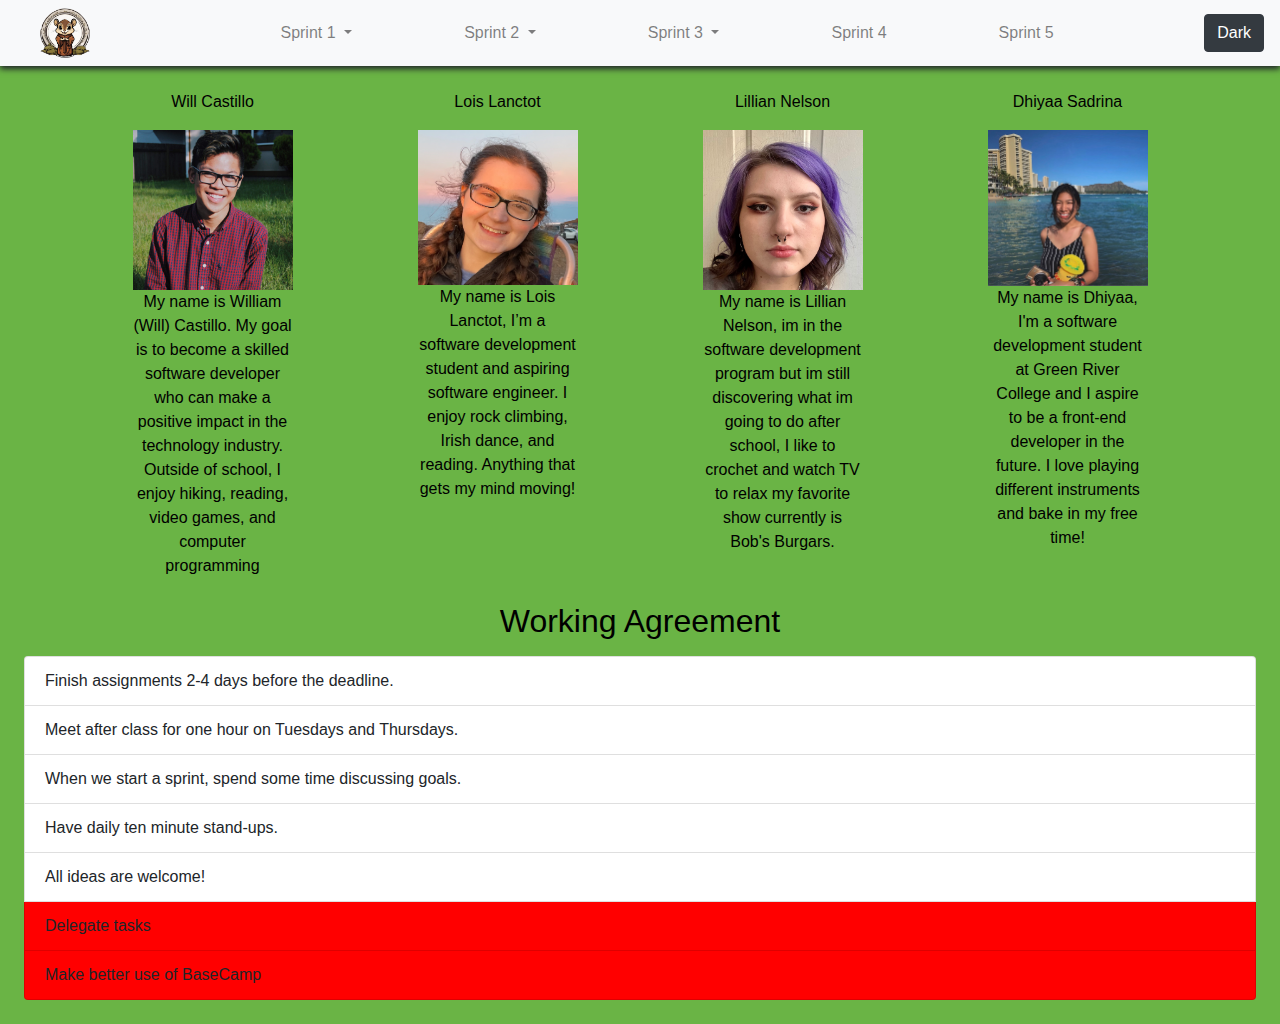
<file: index.html>
<!DOCTYPE html>
<html lang="en">
<head>
    <meta charset ="utf-8">
    <meta name="viewport" content="width=device-width, initial-scale=1">
    <title>Chipmunks</title>
    <link rel="stylesheet" href="https://cdn.jsdelivr.net/npm/bootstrap@4.6.2/dist/css/bootstrap.min.css">
    <link rel="stylesheet" href="/sprint2/style.css">

    <script src="https://code.jquery.com/jquery-3.6.0.min.js"></script>
    <script src="https://cdn.jsdelivr.net/npm/bootstrap@4.6.2/dist/js/bootstrap.min.js"></script>
</head>
<body data-bs-theme="light">
<nav class="navbar navbar-expand-lg navbar-light bg-light" style="box-shadow: 0 3px 6px;">
    <a href="http://chipmunks.greenriverdev.com/"><img src="chipmonks.png" class="nav-tem mx-4" width=50px height=50px></a>
    <a class="navbar-brand" href="/index.html"></a>
    <button class="navbar-toggler" type="button" data-toggle="collapse" data-target="#navbarNav">
        <span class="navbar-toggler-icon"></span>
    </button>
    <div class="collapse navbar-collapse justify-content-center" id="navbarNav">
        <ul class="navbar-nav">
            <li class="nav-item dropdown">
                <li class="nav-item dropdown">
                    <a class="nav-link dropdown-toggle sprintsDropdown mx-5" href="#" role="button" data-toggle="dropdown">
                        Sprint 1
                    </a>
                    <div class="dropdown-menu">
                        <a class="dropdown-item" href="/sprint1/index.html">Requirements</a>
                        <a class="dropdown-item" href="/sprint1/questionnaire.html">Questionnaire</a>
                        <a class="dropdown-item" href="/sprint1/contacts.html">Contact Us</a>
                    </div>
                </li>
            <li class="nav-item dropdown">
                <a class="nav-link dropdown-toggle sprintsDropdown mx-5" href="#" role="button" data-toggle="dropdown">
                    Sprint 2
                </a>
                <div class="dropdown-menu">
                    <a class="dropdown-item" href="/sprint2/index.html">Requirements</a>
                    <a class="dropdown-item" href="/sprint2/questionnaire.html">Questionnaire</a>
                    <a class="dropdown-item" href="/sprint2/contacts.html#">Contact Us</a>
                </div>
            </li>
            <li class="nav-item dropdown">
                <a class="nav-link dropdown-toggle sprintsDropdown mx-5" href="#" role="button" data-toggle="dropdown">
                    Sprint 3
                </a>
                <div class="dropdown-menu">
                    <a class="dropdown-item" href="/sprint3/requirements.php">Requirements</a>
                    <a class="dropdown-item" href="/sprint3/questionnaire.html">Questionnaire</a>
                    <a class="dropdown-item" href="/sprint3/contacts.html#">Contact Us</a>
                </div>
            </li>
            <li class="nav-item mx-5">
                <a class="nav-link" href="#">Sprint 4</a>
            </li>
            <li class="nav-item mx-5">
                <a class="nav-link" href="#">Sprint 5</a>
            </li>
        </ul>
    </div>
    <button onclick = "darkMode()" id="dark-mode-toggle" class="btn btn-dark"> Dark </button>

</nav>


<div class="container">
    <div class="row d-flex justify-content-center mt-4">

        <div class="container col-lg-2 col-12">
            <p class="text-center">Will Castillo</p>
            <img width="100%" src="images/WillCastillo.jpeg">
            <p class="text-center">My name is William (Will) Castillo. My goal is to become a skilled software developer
                who can make a positive impact in the technology industry. Outside of school, I enjoy hiking, reading, video games,
                and computer programming</p>
        </div>

        <div class="container col-lg-2 col-12">
            <p class="text-center">Lois Lanctot</p>
            <img width="100%" src="images/LoisLanctot.jpeg">
            <p class="text-center">My name is Lois Lanctot, I’m a software development student and aspiring software engineer. I enjoy rock climbing, Irish dance, and reading. Anything that gets my mind moving!</p>
        </div>

        <div class="container col-lg-2 col-12">
            <p class="text-center">Lillian Nelson</p>
            <img width="100%" src="images/LillianNelson.jpeg">
            <p class="text-center">My name is Lillian Nelson, im in the software development program but im still discovering what im going to do after school, I like to crochet and watch TV to relax my favorite show currently is Bob's Burgars.</p>
        </div>

        <div class="container col-lg-2 col-12">
            <p class="text-center">Dhiyaa Sadrina</p>
            <img width="100%" src="images/DhiyaaSadrina.png">
            <p class="text-center">My name is Dhiyaa, I'm a software development student at Green River College and I aspire to be a front-end developer in the future. I love playing different instruments and bake in my free time!</p>
        </div>
    </div>
</div>





<div class="row">
    <div class="col-12"><h2 class="list-group-item-heading text-center mt-2 mb-3">Working Agreement</h2></div>
</div>
<div class="row">
    <div class="col-12">
        <ul class="list-group ml-4 mr-4 mb-4">
            <li class="list-group-item">Finish assignments 2-4 days before the deadline.</li>
            <li class="list-group-item">Meet after class for one hour on Tuesdays and Thursdays.</li>
            <li class="list-group-item">When we start a sprint, spend some time discussing goals.</li>
            <li class="list-group-item">Have daily ten minute stand-ups.</li>
            <li class="list-group-item">All ideas are welcome!</li>
            <li class="list-group-item" style="background-color:red">Delegate tasks</li>
            <li class="list-group-item" style="background-color:red">Make better use of BaseCamp</li>
        </ul>
    </div>
</div>
<script src="/sprint2/dark_mode.js"></script>
</body>
</html>
</file>
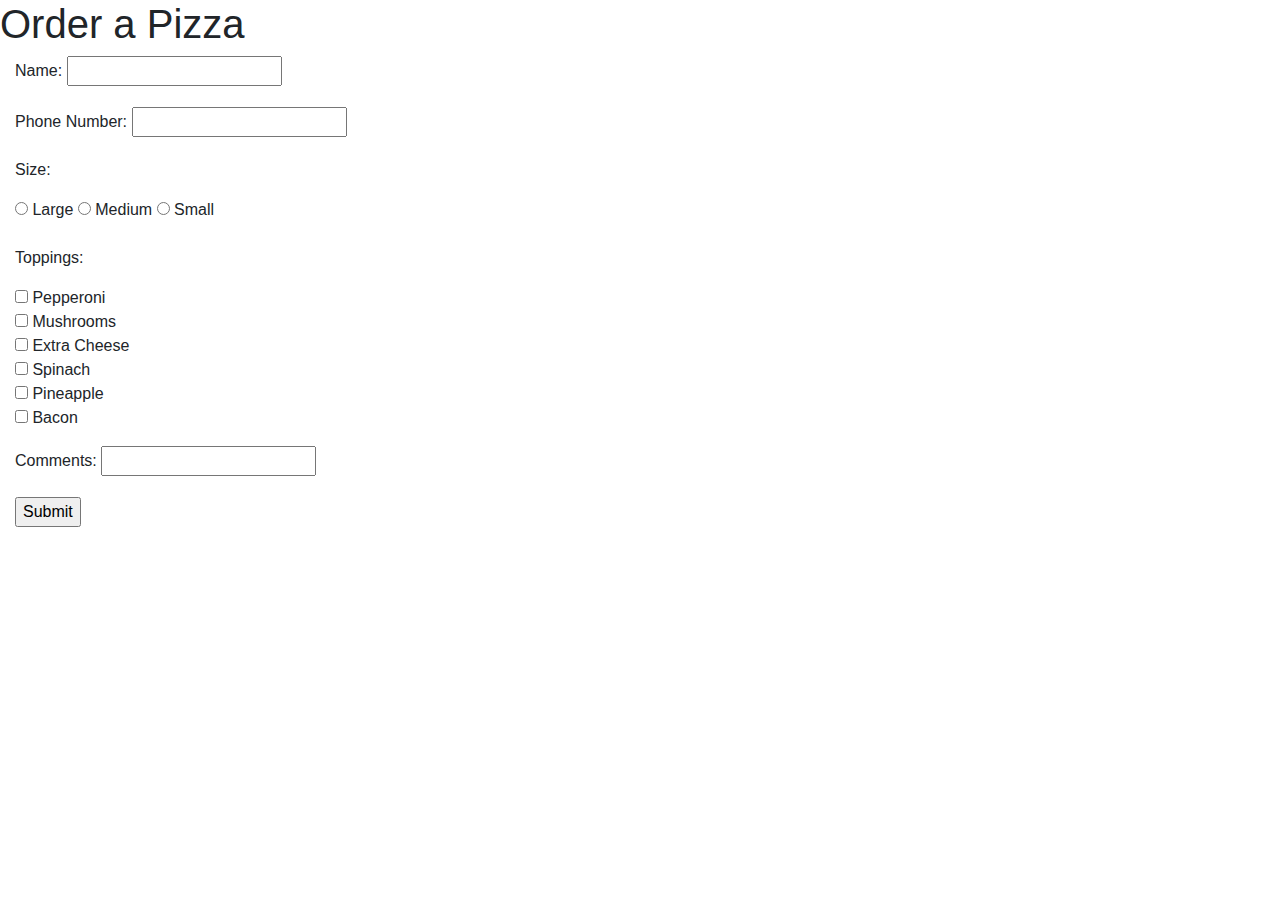
<file: pizzaform/index.html>
<!DOCTYPE html>
<html>

<head>
  <meta charset="utf-8">
  <meta name="viewport" content="width=device-width">
  <title>pizza</title>
  <link href="style.css" rel="stylesheet" type="text/css" />
  <link rel="stylesheet" href="https://cdn.jsdelivr.net/npm/bootstrap@4.3.1/dist/css/bootstrap.min.css"
    integrity="sha384-ggOyR0iXCbMQv3Xipma34MD+dH/1fQ784/j6cY/iJTQUOhcWr7x9JvoRxT2MZw1T" crossorigin="anonymous">
  <script src="https://cdn.jsdelivr.net/npm/jquery@3.6.4/dist/jquery.slim.min.js"></script>
  <script src="https://cdn.jsdelivr.net/npm/bootstrap@4.6.2/dist/js/bootstrap.bundle.min.js"></script>
  <script src="script.js"></script>

</head>

<!--body-->
<body>

  <h1>Order a Pizza</h1>


  <!--container for form--> 
  <div class="container-fluid mt-2"> 
    <!-- https://schrock.greenriverdev.com/vardump.php -->
    <!--name="myForm"--> 
    <form method="post" action="https://chipmunks.greenriverdev.com/pizzaform/ordersummary.php" onsubmit="return onlyTwoCheckBoxes()">
      <!--onsubmit="return onlyTwoCheckBoxes()"-->
      <!--fields-->
      <div class="form-group">
        <label for="name">Name: </label>
        <input type="text" id="name" name="name" required>
      </div>

      <div class="form-group">
        <label for="phone">Phone Number: </label>
        <input type="tel" id="phone" name="phone" pattern="[0-9]{3}[0-9]{3}[0-9]{4}" required>
      </div>
      <!--format for pattern [numbers allow] {how many digits are required} "-" (to separate each set)-->


      <div class="form-group">
        <p>Size: </p>
        <input type="radio" id="large" name="sizes" value="Large" required>
        <label for="large">Large</label>
        <input type="radio" id="medium" name="sizes" value="Medium" required>
        <label for="medium">Medium</label>
        <input type="radio" id="small" name="sizes" value="Small" required>
        <label for="small">Small</label>
      </div>


      <div class="form-group">
        <p>Toppings: </p>
        <input type="checkbox" name="toppings[]" value="Pepperoni" id="option 1"> Pepperoni<br>
        <input type="checkbox" name="toppings[]" value="Mushrooms" id="option 2"> Mushrooms<br>
        <input type="checkbox" name="toppings[]" value="Extra Cheese" id="option 3"> Extra Cheese<br>
        <input type="checkbox" name="toppings[]" value="Spinach" id="option 4"> Spinach<br>
        <input type="checkbox" name="toppings[]" value="Pineapple" id="option 5"> Pineapple<br>
        <input type="checkbox" name="toppings[]" value="Bacon" id="option 6"> Bacon<br>
      </div>
      <!--
      - list of toppings
      - creating a dropdown for toppings
      - only limit to 2 options
      - bacon, pepperoni, spinach, extra cheese, tomatoes

      - call method/onsubmit, validating options by requiring
      2 selections and making sure that each one is coming out as
      the value/field, alert(), 
      -->

      <div class="form-group">
        <label for="comments">Comments: </label>
        <input type="text" id="comments" name="comments">
      </div>

      <div class="form-group">
       
      </div>
      <input type="submit">
      <!--onclick="return validateForm()"
       value="submit"-->
    </form>
  </div>
  <!--end of container-->

</body>
<!--end of body-->

</html>
</file>
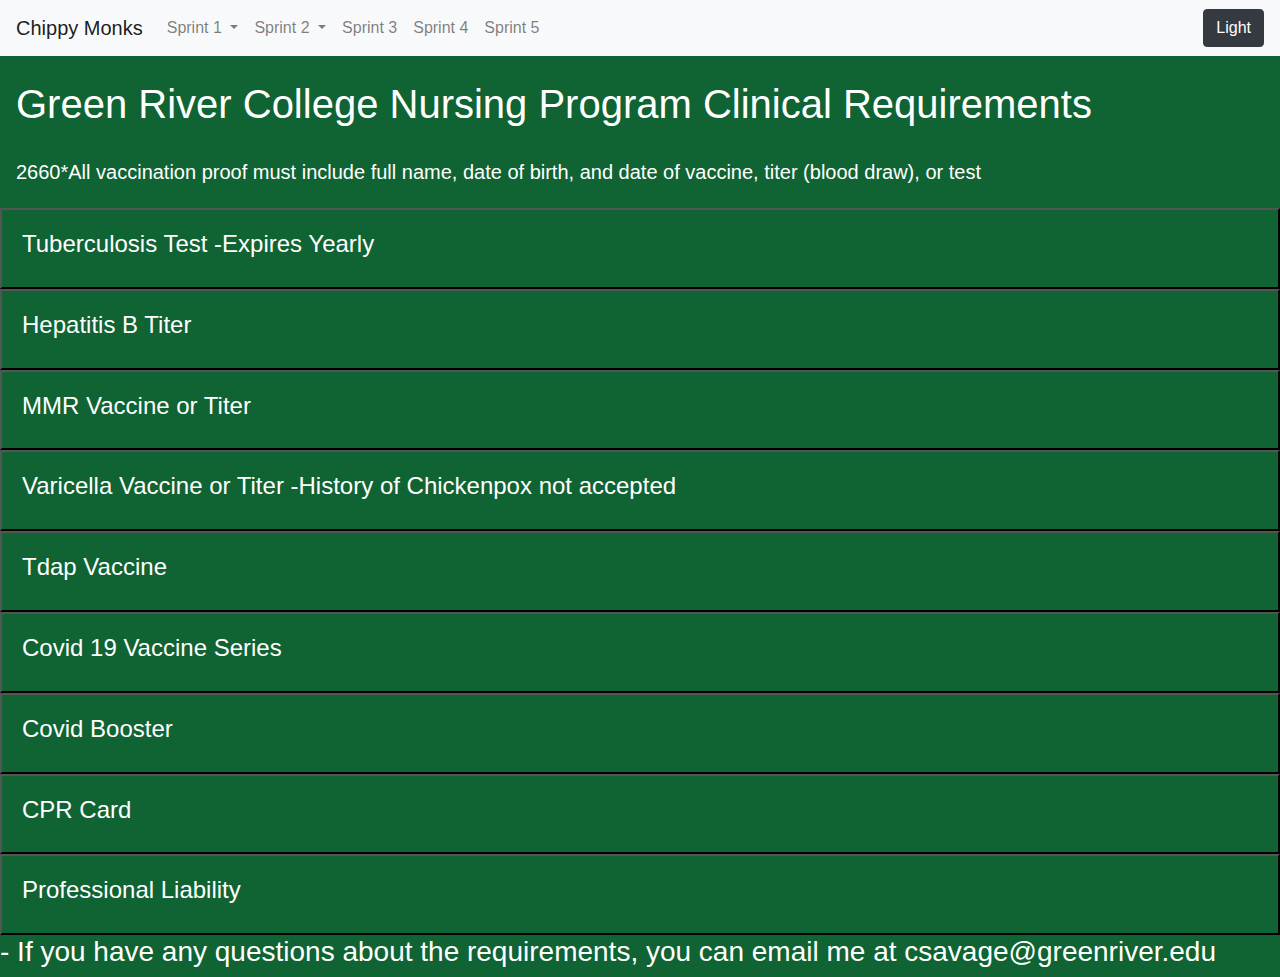
<file: sprint1/index.html>
<!DOCTYPE html>
<html lang="en">
<head>
    <meta charset ="utf-8">
    <meta name="viewport" content="width=device-width, initial-scale=1">
    <title>Chipmunks</title>

    <link rel="stylesheet" href="https://cdn.jsdelivr.net/npm/bootstrap@4.6.2/dist/css/bootstrap.min.css">
    <link rel="stylesheet" href="/sprint1/style.css">

    <script src="https://code.jquery.com/jquery-3.6.0.min.js"></script>
    <script src="https://cdn.jsdelivr.net/npm/bootstrap@4.6.2/dist/js/bootstrap.min.js"></script>
    <style>


        span.first  {
            display: inline-block;
            float: left;
            padding: 5%;
            width: 40%;
            border: 5px solid black;
        }
        span.second  {
            display: inline-block;
            float: left;
            text-align: center;
            padding: 5%;

        }
        span.third  {
            display: inline-block;
            float: left;
            padding: 5%;
            width: 40%;
            border: 5px solid black;
        }

        .collapsible {
            background-color: #6AB445;
            color: white;
            padding: 20px;
            width: 100%;
            text-align: left;
            font-size: 15px;
        }

        .content {
            padding: 20px;
            display: none;
            overflow: hidden;
            background-color: #f1f1f1;
        }

    </style>
</head>
<body data-bs-theme="dark">
<nav class="navbar navbar-expand-lg navbar-light bg-light">
    <a class="navbar-brand" href="/index.html">Chippy Monks</a>
    <button class="navbar-toggler" type="button" data-toggle="collapse" data-target="#navbarNav">
        <span class="navbar-toggler-icon"></span>
    </button>
    <div class="collapse navbar-collapse" id="navbarNav">
        <ul class="navbar-nav">
            <li class="nav-item dropdown">
                <a class="nav-link dropdown-toggle" href="#" id="sprintsDropdown" role="button" data-toggle="dropdown">
                    Sprint 1
                </a>
                <div class="dropdown-menu">
                    <a class="dropdown-item" href="/sprint1/index.html">Requirements</a>
                    <a class="dropdown-item" href="/sprint1/questionnaire.html">Questionnaire</a>
                    <a class="dropdown-item" href="/sprint1/contacts.html">Contact Us</a>
                </div>
            </li>
            <li class="nav-item dropdown">
                <a class="nav-link dropdown-toggle sprintsDropdown" href="#" role="button" data-toggle="dropdown">
                    Sprint 2
                </a>
                <div class="dropdown-menu">
                    <a class="dropdown-item" href="/sprint2/index.html">Requirements</a>
                    <a class="dropdown-item" href="/sprint2/questionnaire.html">Questionnaire</a>
                    <a class="dropdown-item" href="/sprint2/contacts.html">Contact Us</a>
                </div>
            </li>
            <li class="nav-item">
                <a class="nav-link" href="#">Sprint 3</a>
            </li>
            <li class="nav-item">
                <a class="nav-link" href="#">Sprint 4</a>
            </li>
            <li class="nav-item">
                <a class="nav-link" href="#">Sprint 5</a>
            </li>
        </ul>
    </div>
    <button onclick = "darkMode()" id="dark-mode-toggle" class="btn btn-dark"> Dark </button>
</nav>


<!--collapsible-->
    <div class="row mt-4 ml-3"><h1>Green River College Nursing Program Clinical Requirements</h1></div>
    <div class="row mt-4 ml-3 h5"><p>2660*All vaccination proof must include full name, date of birth, and date of vaccine, titer (blood draw), or test</p></div>

<button type="button" class="collapsible"><h4>Tuberculosis Test -Expires Yearly</h4></button>
<div class="content">
    <ul>
        <span class="first">
            <h3>2-step PPD</h3>
            <li>Must be two separate 2-step PPD tests done initially done approximately 2 weeks apart</li>
            <li>Document must show induration in millimeter, date placed, and date read</li>
        </span>
        <span class="second">
            <h1>OR</h1>
        </span>
        <span class="third">
            <h3>QuantiFERON</h3>
            <li>Results must be negative</li>
        </span>
    </ul>
</div>

<button type="button" class="collapsible"><h4>Hepatitis B Titer</h4></button>
<div class="content">
    <ul>
        <span class="first">
            <h3>Titer</h3>
            <li>Only Anti-HBs or HepB SaB test are accepted</li>
        </span>
        <span class="second">
            <h1>OR</h1>
        </span>
        <span class="third">
            <h3>Declination Form</h3>
            <li>If currently in process of vaccine series or titer, or if non-converter</li>
        </span>
    </ul>
</div>

<button type="button" class="collapsible"><h4>MMR Vaccine or Titer</h4></button>
<div class="content">
    <ul>
        <span class="first">
            <h3>2 documented vaccine dates</h3>
        </span>
        <span class="second">
            <h1>OR</h1>
        </span>
        <span class="third">
            <h3>Titer</h3>
            <li>Separate titer needed for Measles, Mumps, and Rubella</li>
            <li>If result is negative/low/equivocal must get booster dose</li>
        </span>
    </ul>
</div>

<button type="button" class="collapsible"><h4>Varicella Vaccine or Titer -History of Chickenpox not accepted</h4></button>
<div class="content">
    <ul>
        <span class="first">
            <h3>2 documented vaccine dates</h3>
        </span>
        <span class="second">
            <h1>OR</h1>
        </span>
        <span class="third">
            <h3>Titer</h3>
            <li>If result is negative/low/equivocal must get booster dose</li>
        </span>
    </ul>
</div>

<button type="button" class="collapsible"><h4>Tdap Vaccine</h4></button>
<div class="content">
    <ul>
        <span class="first">
            <li>Vaccine must be for current season (Sept thru August)</li>
        </span>
    </ul>
</div>

<button type="button" class="collapsible"><h4>Covid 19 Vaccine Series</h4></button>
<div class="content">
    <ul>
        <span class="first">
            <li>Proof must include manufacturer</li>
            <li>Pfizer, Moderna, and Janssen are the only ones we accept currently</li>
        </span>
    </ul>
</div>


<button type="button" class="collapsible"><h4>Covid Booster</h4></button>
<div class="content">
    <ul>
        <span class="first">
            <li>Proof must include manufacturer</li>
            <li>Only one dose required currently, but may change in the future</li>
        </span>
    </ul>
</div>

<br>


<button type="button" class="collapsible"><h4>CPR Card</h4></button>
<div class="content">
    <ul>
        <span class="first">
            <li>Must be American Heart Association Basic Life Support</li>
        </span>
    </ul>
</div>

<button type="button" class="collapsible"><h4>Professional Liability</h4></button>
<div class="content">
    <ul>
        <span class="first">
            <li>CANNOT attend lab or clinical prior to purchasing</li>
            <li>Expires end of each school year (08/31)</li>
            <li>Purchase at Cashier’s Office 253-833-9111 ext. 3399</li>
        </span>
    </ul>
</div>

<h3>- If you have any questions about the requirements, you can email me at csavage@greenriver.edu </h3>

<script>

    var collapse = document.getElementsByClassName("collapsible");
    for (var i = 0; i < collapse.length; i++) {
        collapse[i].addEventListener("click", function() {
            this.classList.toggle("active");
            var content = this.nextElementSibling;
            if (content.style.display === "block")
            {
                content.style.display = "none";
            } else
            {
                content.style.display = "block";
            }
        });
    }
</script>

<script src="/sprint1/dark_mode.js"></script>
</body>
</html>
</file>
<file: sprint2/style.css>
nav{
    background-color: #6AB445;
}
body{
    background-color: white;
}
.required::after {
    content: "*";
    color: red;
}
.checked {
    color: orange;
}
.rating {
    unicode-bidi: bidi-override;
    direction: rtl;
}
.rating > span {
    display: inline-block;
    position: relative;
    width: 1.1em;
}
.rating > span:hover:before,
.rating > span:hover ~ span:before {
    content: "\2605";
    position: absolute;
}
#text {
    margin-top: 3rem;
}
#button {
    margin-top: 8em;
}
</file>
<file: pizzaform/style.css>
html {
  height: 100%;
  width: 100%;
}
</file>
<file: sprint1/style.css>
nav{
    background-color: #6AB445;
}
body{
    background-color: #6AB445;
}
.checked {
    color: orange;
}
.rating {
    unicode-bidi: bidi-override;
    direction: rtl;
}
.rating > span {
    display: inline-block;
    position: relative;
    width: 1.1em;
}
.rating > span:hover:before,
.rating > span:hover ~ span:before {
    content: "\2605";
    position: absolute;
}
</file>
